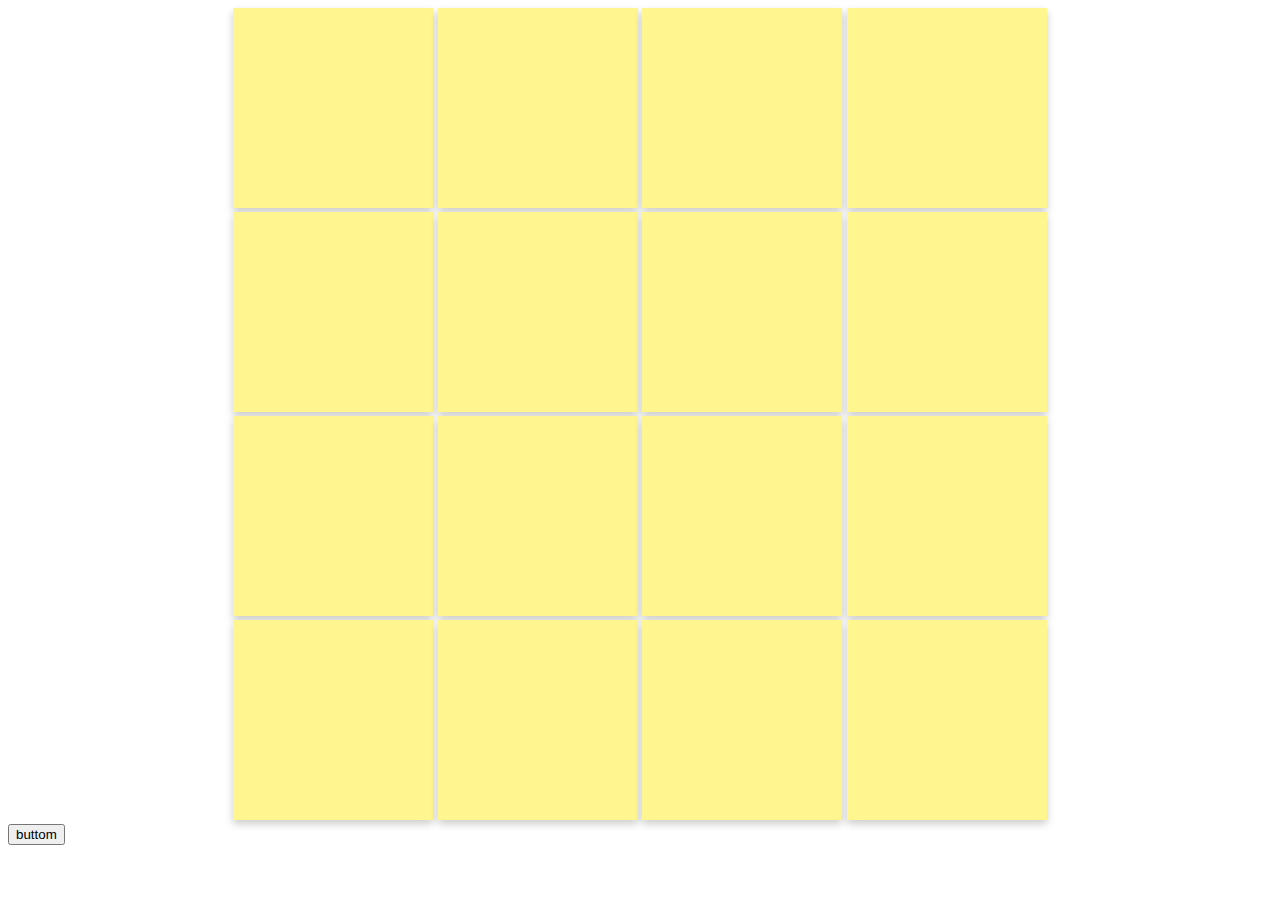
<file: animation/cards.html>
<!DOCTYPE html>
<html>
<head>
	<title></title>
	<link rel="stylesheet" type="text/css" href="fontawesome-free-5.11.2-web/css/all.css">
  <script type="text/javascript" src="jquery.js"></script>
	<style>
body {
  font-family: Arial, Helvetica, sans-serif;
}

.flip-card {
	transition: transform 500ms ease-in-out;
	display: inline-block;
  background-color: transparent;
  width: 200px;
  height: 200px;
  perspective: 1000px;
}

.flip-card-inner {
  position: relative;
  width: 100%;
  height: 100%;
  text-align: center;
  transition: transform 0.6s;
  transform-style: preserve-3d;
  box-shadow: 0 4px 8px 0 rgba(0,0,0,0.2);
}

.flip-card:hover .flip-card-inner {
  transform: rotateY(180deg);
}

.flip-card-front, .flip-card-back {
  position: absolute;
  width: 100%;
  height: 100%;
  backface-visibility: hidden;
}

.flip-card-front {
  background-color: #FFF68F;
  color: black;
}

.flip-card-back {
  background-color: #2980b9;
  color: white;
  transform: rotateY(180deg);
}
#respons{
text-align: center;

}

</style>

</head>
<body>
	<div id="respons">
	<div class="flip-card">
  <div class="flip-card-inner">
    <div class="flip-card-front">
      
    </div>
    <div class="flip-card-back imges1">
     <img src="1.jfif" alt="Avatar" style="width:200px;height:200px;">
    </div>
  </div>
</div>

	<div class="flip-card">
  <div class="flip-card-inner">
    <div class="flip-card-front">
      
    </div>
    <div class="flip-card-back imges2">
   
    	<img src="2.jpg" alt="Avatar" style="width:200px;height:200px;">
    </div>
  </div>
</div>

	<div class="flip-card">
  <div class="flip-card-inner">
    <div class="flip-card-front">
      
    </div>
    <div class="flip-card-back imges3">
     <img src="3.jfif" alt="Avatar" style="width:200px;height:200px;">
    </div>
  </div>
</div>
<div class="flip-card">
  <div class="flip-card-inner">
    <div class="flip-card-front">
      
    </div>
    <div class="flip-card-back imges4">
     <img src="4.jfif" alt="Avatar" style="width:200px;height:200px;">
    </div>
  </div>
  
</div>
<br>
	<div class="flip-card">
  <div class="flip-card-inner">
    <div class="flip-card-front">
      
    </div>
    <div class="flip-card-back imges4">
     <img src="4.jfif" alt="Avatar" style="width:200px;height:200px;">
    </div>
  </div>
</div>

	<div class="flip-card">
  <div class="flip-card-inner">
    <div class="flip-card-front">
      
    </div>
    <div class="flip-card-back imges2">
    <img src="2.jpg" alt="Avatar" style="width:200px;height:200px;">

    </div>
  </div>
</div>

	<div class="flip-card">
  <div class="flip-card-inner">
    <div class="flip-card-front">
      
    </div>
    <div class="flip-card-back imges3">
     <img src="3.jfif" alt="Avatar" style="width:200px;height:200px;">
    </div>
  </div>

</div>
<div class="flip-card">
  <div class="flip-card-inner">
    <div class="flip-card-front">
      
    </div>
    <div class="flip-card-back imges5">
     <img src="5.jfif" alt="Avatar" style="width:200px;height:200px;">
    </div>
  </div>
  
</div>
<br>
	<div class="flip-card">
  <div class="flip-card-inner">
    <div class="flip-card-front">
      
    </div>
    <div class="flip-card-back imges6">
    <img src="6.jpeg" alt="Avatar" style="width:200px;height:200px;">
    </div>
  </div>
</div>

	<div class="flip-card">
  <div class="flip-card-inner">
    <div class="flip-card-front">
      
    </div>
    <div class="flip-card-back imges7">
     
	<img src="7.jfif" alt="Avatar" style="width:200px;height:200px;">
    </div>
  </div>
</div>

	<div class="flip-card">
  <div class="flip-card-inner">
    <div class="flip-card-front">
      
    </div>
    <div class="flip-card-back imges5">
    <img src="5.jfif" alt="Avatar" style="width:200px;height:200px;">
    </div>
  </div>

</div>
<div class="flip-card">
  <div class="flip-card-inner">
    <div class="flip-card-front">
      
    </div>
    <div class="flip-card-back imges8">
     <img src="8.jfif" alt="Avatar" style="width:200px;height:200px;">
    </div>
  </div>
  
</div> 
<br>
	<div class="flip-card">
  <div class="flip-card-inner">
    <div class="flip-card-front">
      
    </div>
    <div class="flip-card-back imges7">
     <img src="7.jfif" alt="Avatar" style="width:200px;height:200px;">
    </div>
  </div>
</div>

	<div class="flip-card">
  <div class="flip-card-inner">
    <div class="flip-card-front">
      
    </div>
    <div class="flip-card-back imges6">
    <img src="6.jpeg" alt="Avatar" style="width:200px;height:200px;">

    </div>
  </div>
</div>

	<div class="flip-card">
  <div class="flip-card-inner">
    <div class="flip-card-front">
      
    </div>
    <div class="flip-card-back imges1">
     <img src="1.jfif" alt="Avatar" style="width:200px;height:200px;">
    </div>
  </div>

</div>
<div class="flip-card">
  <div class="flip-card-inner">
    <div class="flip-card-front">
      
    </div>
    <div class="flip-card-back imges8">
     <img src="8.jfif" alt="Avatar" style="width:200px;height:200px;">
    </div>
  </div>
  
</div>
</div>
<button id="buut">buttom</button>
</body>
</html>
</file>
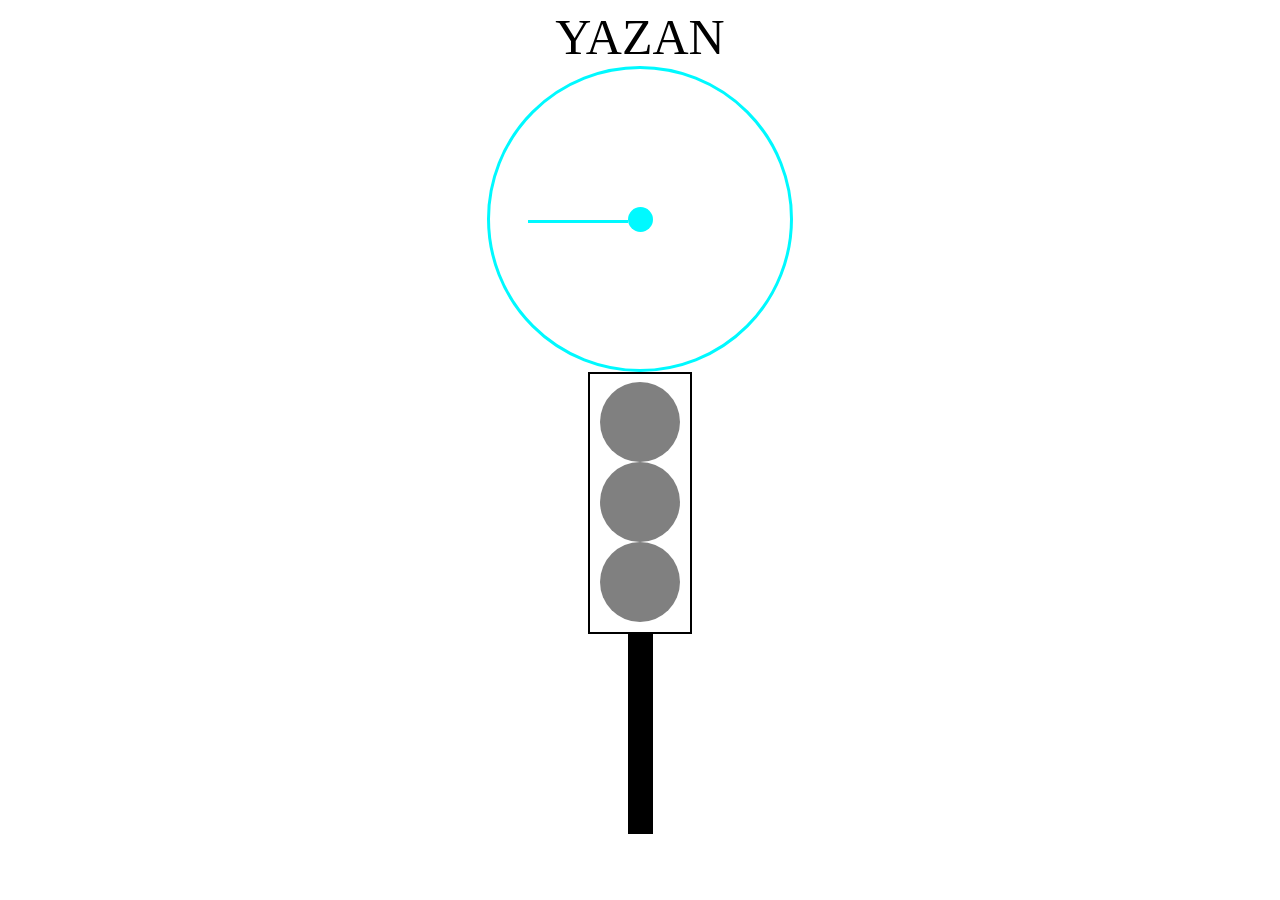
<file: animation/keyf.html>
<!DOCTYPE html>
<html>
<head>
	<title></title>
	<style type="text/css">
		
		div{
			text-align: center;
			font-size: 50px;
			animation-name: fromto;
			animation-duration: 4s;
		}

		@keyframes fromto{
			from{
				color: red;
			}
			to{
				color: yellow;
			}
		}
		#first{
			position: relative;
			margin: 0 auto;
			border:solid 3px  #00f9ff;
			border-radius: 50%;
			width: 300px;
			height: 300px;
			animation: rot 3s infinite linear;
		}
		#second{
			position: absolute;
			width: 100px;
			height: 100px;
			border-bottom:solid 3px #00f9ff;
			top: 17%;
    		right: 54%; 

		}
		#therd{
			
			position: absolute;
			width: 25px;
			height: 25px;
			border-radius: 50%;
			top: 87%;
    		left: 100%;
			background-color: #00f9ff;
		}
		@keyframes rot{
			from{
				transform: rotate(0deg);
			}
			to{
				transform: rotate(360deg);
			}
		}
		#first:hover{
			 animation-play-state: paused;
		}
		#pord{
			padding-top: 8px;
			margin: 0 auto;
			width: 100px;
			height: 250px;
			border:2px solid #000;
		}
		#pordfoot{
			margin: 0px auto;
			width: 25px;
			height: 200px;
			background-color: #000;
		}
		#red{
			margin-top:5px; 
			width: 80px;
			height: 80px;
			background-color: gray;
			border-radius: 50%;
			margin: 0 auto;
			animation: colorsred 2s infinite;
			
		}
		#orange{
			width: 80px;
			height: 80px;
			background-color: gray;
			border-radius: 50%;
			margin: 0 auto;
			animation: colorsorange 2s infinite;
			
		}

		#green{
			width: 80px;
			height: 80px;
			background-color: gray;
			border-radius: 50%;
			margin: 0 auto;
			animation: colorsgreen 2s infinite;
			
		}
		@keyframes colorsred {
			0%{
				background-color: gray;
			}
			50%{
				background-color: red;
			}
			100%{
				background-color: gray;
				
				}	
		}
		@keyframes colorsorange {
			0%{
				background-color: gray;
			}
			
			50%{
				background-color: gray;
				
				}
				75%{
				background-color: orange;
			}	
			100%{
				background-color: gray;
				
				}	
		}
		@keyframes colorsgreen {
			0%{
				background-color: gray;
			}
			
			40%{
				background-color: gray;
				
				}	
			60%{
				background-color: gray;
				
				}
			80%{
				background-color: green;
			}	
			100%{
				background-color: gray;
				}	
		}


	</style>
</head>
<body>
<div>
	YAZAN
</div>

<div id="first">
	<div id="second">
		<div id="therd">
			
		</div>
	</div>
</div>
<div id="pord">
	<div id="red">
		
	</div>
	<div id="orange">
		
	</div>
	<div id="green">
		
	</div>
</div>
<div id="pordfoot">
</div>

</body>
</html>
</file>
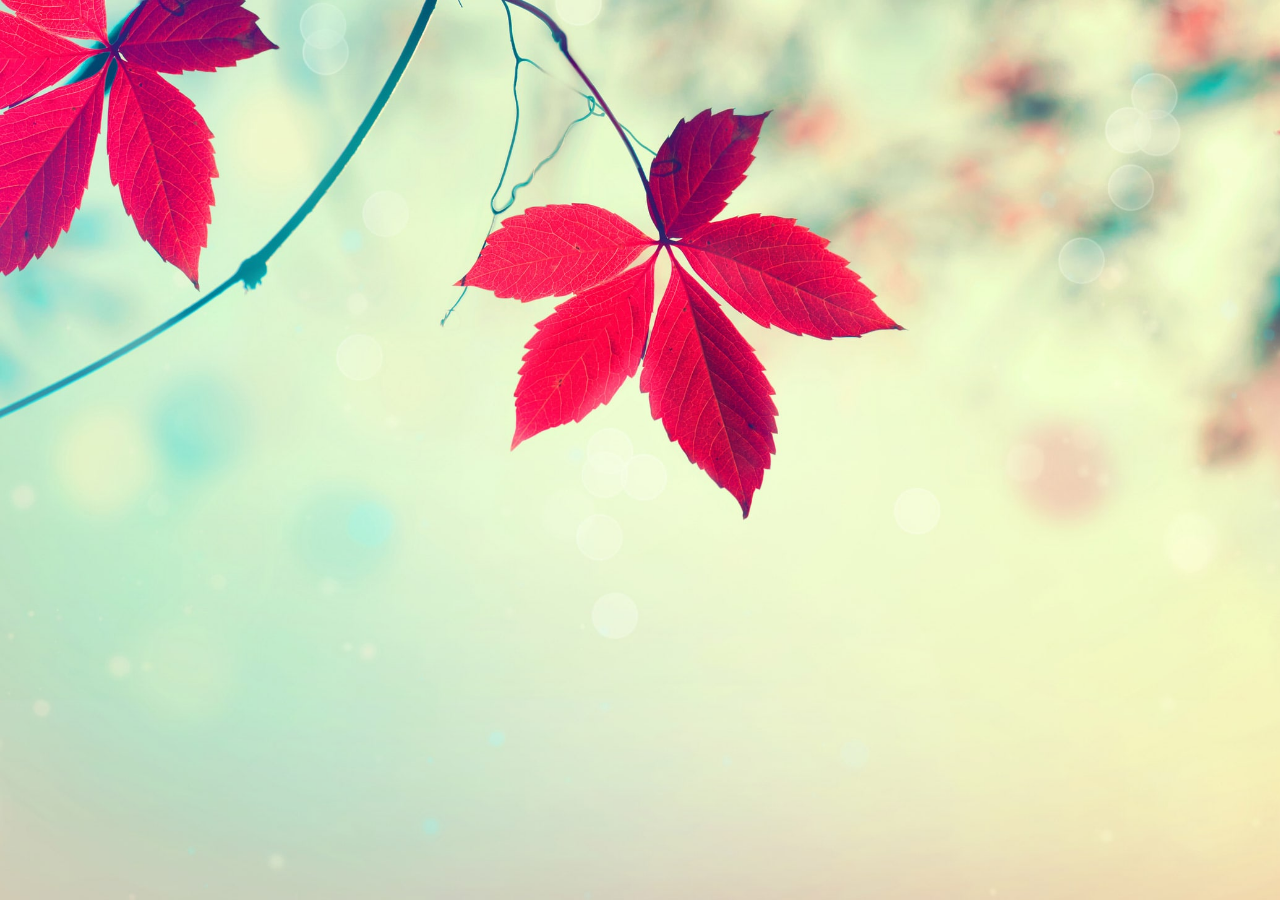
<file: animationForImg/1/animation1.html>
<!DOCTYPE html>
<html>
<head>
	<title></title>
	<link rel="stylesheet" type="text/css" href="style.css">
</head>
<body>
	<section></section>
	<script src="https://code.jquery.com/jquery-3.4.1.js"></script>
	<script type="text/javascript">
		$(function glitchEffects(){
			$glitch =$('<div class="glitch"></div>')
			var x=(Math.random() * 200);
			var y=(Math.random() * 200);

			$glitch.css({
				'left' : x+'px',
				'top' : y+'px',
			}).appendTo('section').fadeOut(200,function(){
				$(this).remove();
				glitchEffects();
			});
		});
	</script>
</body>
</html>
</file>
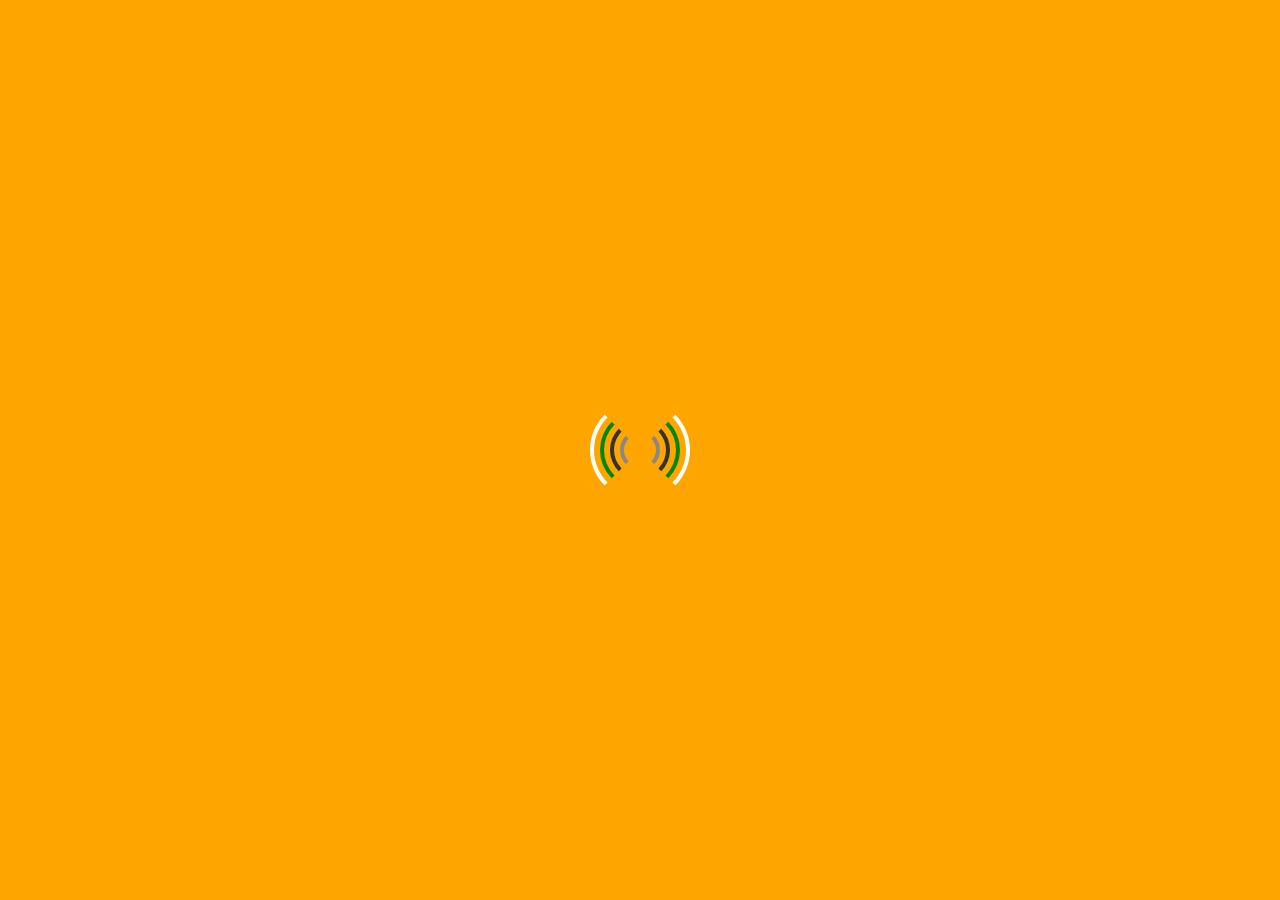
<file: animationForImg/2/test4.html>
<!DOCTYPE html>
<html>
<head>
	<link rel="stylesheet" type="text/css" href="styletest4.css">
	<meta charset="utf-8">
	<title></title>
</head>
<body>
	<div class="cont">
		<div class="relatev d d1"></div>
		<div class="d d2"></div>
		<div class="d d3"></div>
		<div class="d d4"></div>
	</div>

</body>
</html>
</file>
<file: animationForImg/1/style.css>
*{
	margin: 0;
	padding: 0;
}
section{
	position: absolute;
	top: 0;
	left: 0;
	width: 100%;
	height: 100vh;
	background:url(bg.jpg);
	overflow: hidden;
	background-size: cover;
	filter: grayscale(100%;);
}
.glitch{
	position: absolute;
	background:url(bg.jpg);
	background-size: cover;
	width: 100%;
	height: 100vh;
	transform: translate(-100px,-100px);
	mix-blend-mode: overlay;
	filter: contrast(2);
}
</file>
<file: animationForImg/2/styletest4.css>
*{
	margin: 0;
	padding: 0;
	box-sizing: border-box;
	background-color:orange;
	

}
.cont{
	width: 200px;
	height: 200px;
	position: absolute;
	left: 50%;
	top: 50%;
	transform: translate(-50%,-50%);
	overflow: hidden;

}
.cont .d{
	border-radius: 50%;
	border-left:4px solid ;
	border-right:4px solid ;
	border-top:4px solid transparent !important;
	border-bottom:4px solid transparent !important;
	position: absolute;
	left: 50%;
	top: 50%;
	transform: translate(-50%,-50%);
	animation: test 1.7s infinite;
}
.cont .d1{
	border-color:#fff; 
	width: 100px;
	height: 100px;
	animation-delay: 0.1s;

}
.cont .d2{
	border-color:#080; 
	width: 80px;
	height: 80px;
	animation-delay: 0.2s;

}
.cont .d3{
	border-color:#333; 
	width: 60px;
	height: 60px;
	animation-delay: 0.3s;

}
.cont .d4{
	border-color:#888; 
	width: 40px;
	height:40px;
	animation-delay: 0.4s;

}
/*.relatev{
	border-color: lightseagreen !important;
}*/
@keyframes test{
	0%{
		transform: translate(-50%,-50%) rotate(0deg);

	}
	50%{
		transform: translate(-50%,-50%) rotate(-180deg);
	}
	100%{	
		transform: translate(-50%,-50%) rotate(0deg);

	}
}
</file>
